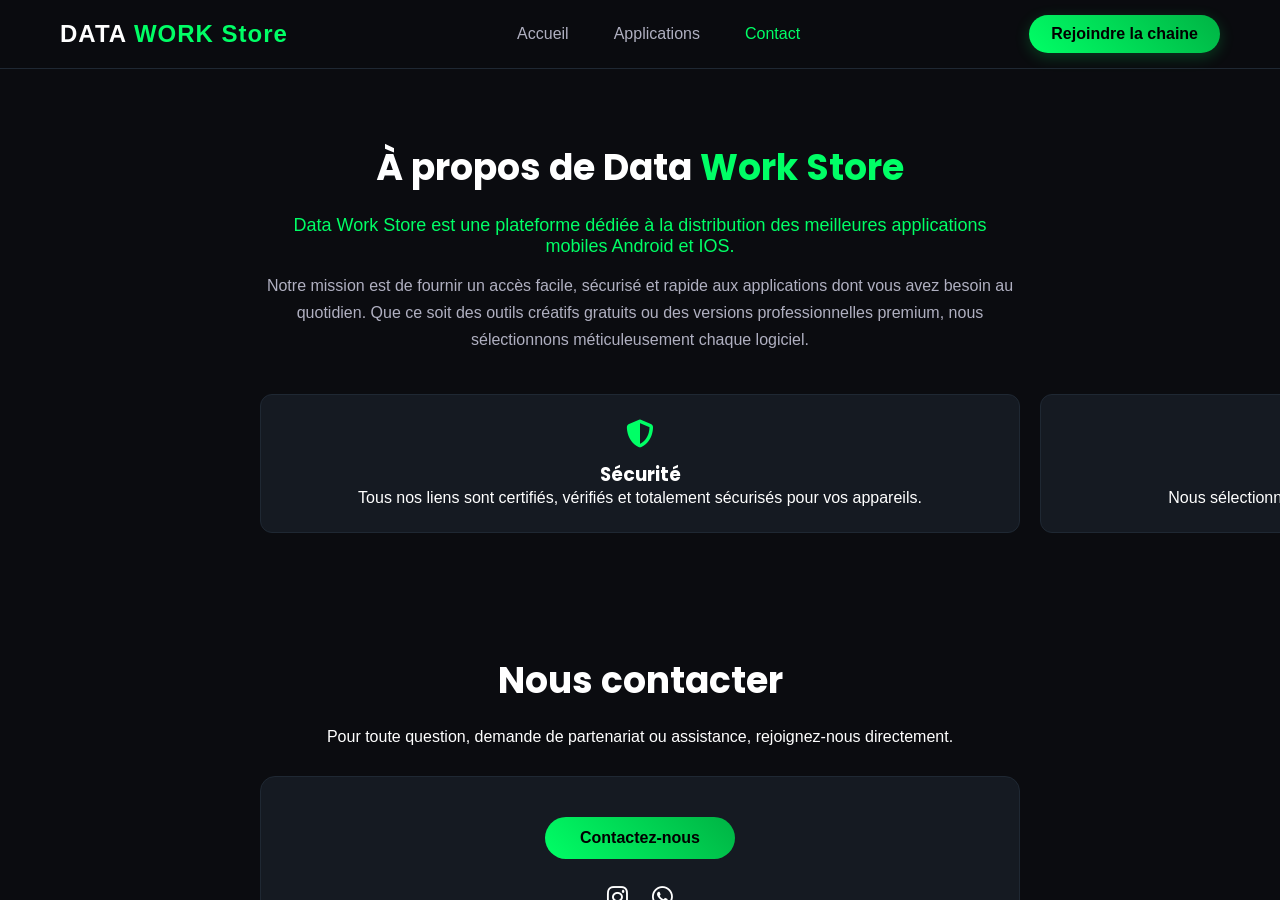
<file: about.html>
<!DOCTYPE html>
<html lang="fr">
<head>
    <meta charset="UTF-8">
    <link rel="icon" type="image/png" href="https://raw.githubusercontent.com/jujucram/DataWork_store/main/images/IMG-20260110-WA0226.png">
    <link rel="apple-touch-icon" href="https://raw.githubusercontent.com/jujucram/DataWork_store/main/images/IMG-20260110-WA0226.png">
    
    <meta name="description" content="DataWork Store - Téléchargez vos applications Android modifiées, versions Premium et jeux gratuits en un clic.">
    <meta name="keywords" content="DataWork Store, APK mod, apps premium gratuit, android mod, store cameroun">
    <meta name="author" content="DataWork Store">
    
    <meta name="viewport" content="width=device-width, initial-scale=1.0">
    <meta http-equiv="refresh" content="0;url=contact.html">
    <title>DATA WORK_store | Redirection vers Contact</title>
    <link rel="stylesheet" href="css/style.css">
    <link rel="stylesheet" href="css/responsive.css">
    <link rel="stylesheet" href="https://cdnjs.cloudflare.com/ajax/libs/font-awesome/6.4.0/css/all.min.css">
</head>
<body>
    <div style="min-height:100vh; display:flex; align-items:center; justify-content:center; background:#0b0c10; color:#fff; text-align:center; padding:20px;">
        <div>
            <h1>Redirection en cours...</h1>
            <p>Vous allez être redirigé vers <a href="contact.html" style="color:#00ff66;">contact.html</a>.</p>
        </div>
    </div>
        <div class="header-container">
            <div class="logo">DATA <span>WORK Store</span></div>
            <button class="burger" aria-label="Menu"><i class="fa-solid fa-bars"></i></button>
            <nav>
                <a href="index.html">Accueil</a>
                <a href="apps.html">Applications</a>
                <a href="contact.html">Contact</a>
            </nav>
            <a href="https://whatsapp.com/channel/0029VbBLz4p0wajt8gAwhN3r" target="_blank" class="btn-zapp">Rejoindre la chaine</a>
        </div>
    </header>

    <section class="about-section">
        <div class="container">
            <h2>À propos de Data <span>Work Store</span></h2>
            <p class="lead-text">Data Work Store est une plateforme dédiée à la distribution des meilleures applications mobiles et desktop.</p>
            <p class="description-text">Notre mission est de fournir un accès facile, sécurisé et rapide aux applications dont vous avez besoin au quotidien. Que ce soit des outils créatifs gratuits ou des versions professionnelles premium, nous sélectionnons méticuleusement chaque logiciel.</p>

            <div class="values-grid">
                <div class="value-card">
                    <i class="fa-solid fa-shield-halved"></i>
                    <h3>Sécurité</h3>
                    <p>Tous nos liens sont certifiés, vérifiés et totalement sécurisés pour vos appareils.</p>
                </div>
                <div class="value-card">
                    <i class="fa-solid fa-award"></i>
                    <h3>Qualité</h3>
                    <p>Nous sélectionnons uniquement les meilleures applications du marché.</p>
                </div>
                <div class="value-card">
                    <i class="fa-solid fa-headset"></i>
                    <h3>Support</h3>
                    <p>Notre équipe est toujours disponible pour vous aider en cas de besoin.</p>
                </div>
            </div>
        </div>
    </section>

    <footer>
        <p>&copy; 2026 Data Work Agency. Tous droits réservés.</p>
    </footer>

    <script src="js/script.js"></script>
</body>
</html>
</file>
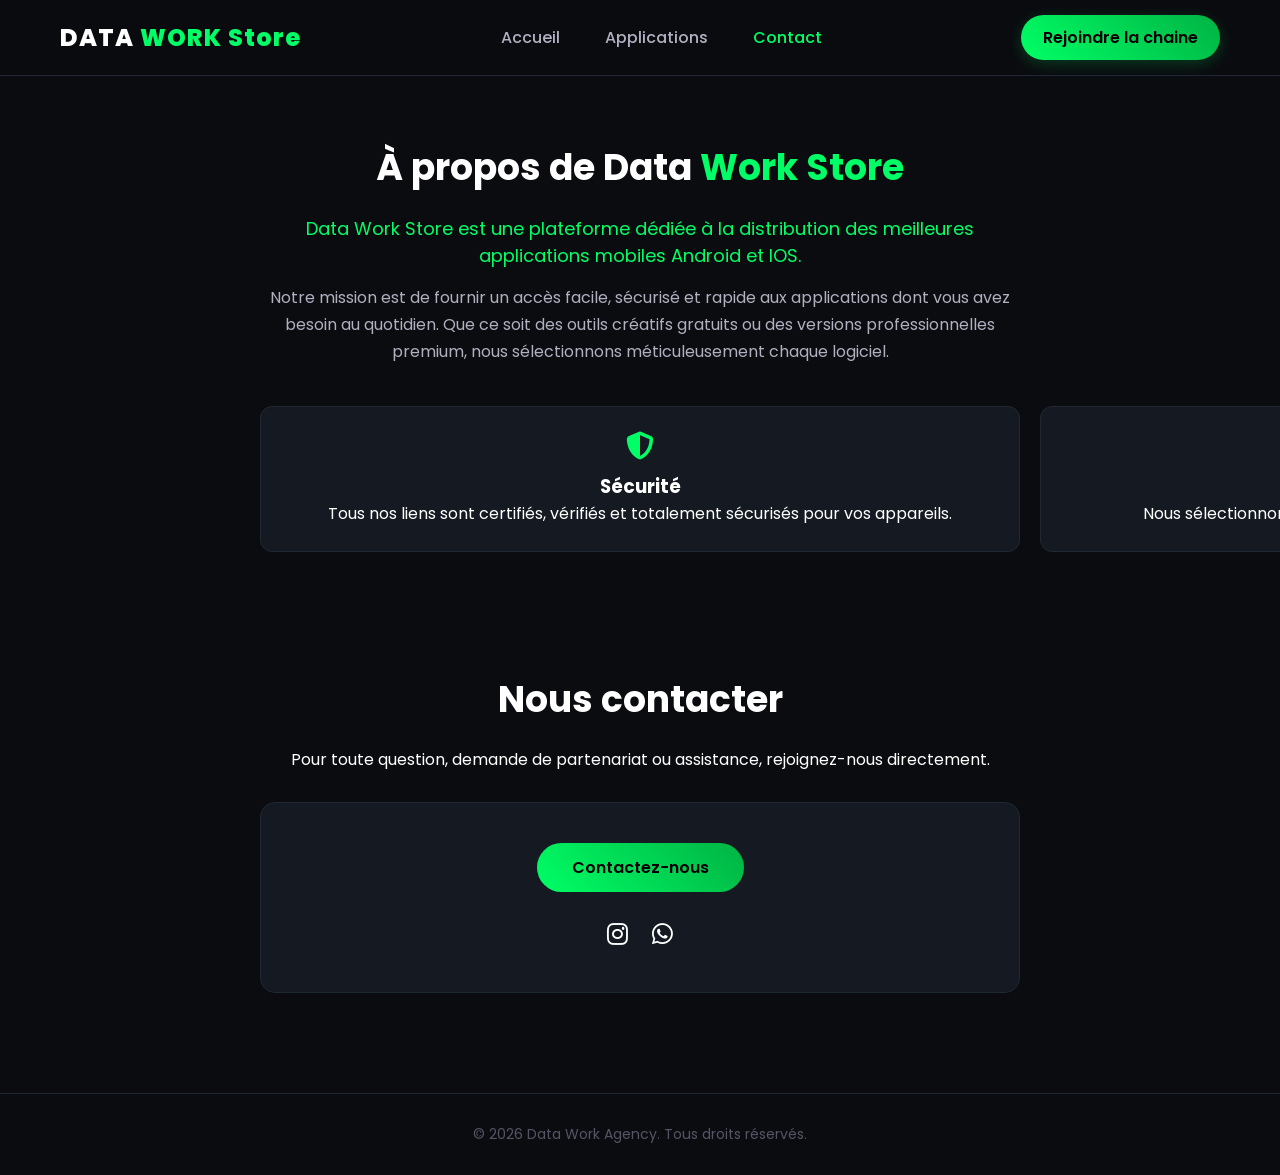
<file: contact.html>
<!DOCTYPE html>
<html lang="fr">
<head>
    <meta charset="UTF-8">
    <link rel="icon" type="image/png" href="https://raw.githubusercontent.com/jujucram/DataWork_store/main/images/IMG-20260110-WA0226.png">
    <link rel="apple-touch-icon" href="https://raw.githubusercontent.com/jujucram/DataWork_store/main/images/IMG-20260110-WA0226.png">
    
    <meta name="description" content="DataWork Store - Téléchargez vos applications Android modifiées, versions Premium et jeux gratuits en un clic.">
    <meta name="keywords" content="DataWork Store, APK mod, apps premium gratuit, android mod, store cameroun">
    <meta name="author" content="DataWork Store">
    
    <meta name="viewport" content="width=device-width, initial-scale=1.0">
    <title>DATA WORK_store | Contactez-nous</title>
    <link rel="stylesheet" href="css/style.css">
    <link rel="stylesheet" href="css/responsive.css">
    <link rel="stylesheet" href="https://cdnjs.cloudflare.com/ajax/libs/font-awesome/6.4.0/css/all.min.css">
</head>
<body>
    <header>
        <div class="header-container">
            <div class="logo">DATA <span>WORK Store</span></div>
            <button class="burger" aria-label="Menu"><i class="fa-solid fa-bars"></i></button>
            <nav>
                <a href="index.html">Accueil</a>
                <a href="apps.html">Applications</a>
                <a href="contact.html" class="active">Contact</a>
            </nav>
            <a href="https://whatsapp.com/channel/0029VbBLz4p0wajt8gAwhN3r" target="_blank" class="btn-zapp">Rejoindre la chaine</a>
        </div>
    </header>

    <section class="about-section">
        <div class="container">
            <h2>À propos de Data <span>Work Store</span></h2>
            <p class="lead-text">Data Work Store est une plateforme dédiée à la distribution des meilleures applications mobiles Android et IOS.</p>
            <p class="description-text">Notre mission est de fournir un accès facile, sécurisé et rapide aux applications dont vous avez besoin au quotidien. Que ce soit des outils créatifs gratuits ou des versions professionnelles premium, nous sélectionnons méticuleusement chaque logiciel.</p>

            <div class="values-grid">
                <div class="value-card">
                    <i class="fa-solid fa-shield-halved"></i>
                    <h3>Sécurité</h3>
                    <p>Tous nos liens sont certifiés, vérifiés et totalement sécurisés pour vos appareils.</p>
                </div>
                <div class="value-card">
                    <i class="fa-solid fa-award"></i>
                    <h3>Qualité</h3>
                    <p>Nous sélectionnons uniquement les meilleures applications du marché.</p>
                </div>
                <div class="value-card">
                    <i class="fa-solid fa-headset"></i>
                    <h3>Support</h3>
                    <p>Notre équipe est toujours disponible pour vous aider en cas de besoin.</p>
                </div>
            </div>
        </div>
    </section>

    <section class="contact-section">
        <div class="container">
            <h2>Nous contacter</h2>
            <p>Pour toute question, demande de partenariat ou assistance, rejoignez-nous directement.</p>
            
            <div class="contact-box">
                <a href="https://wa.me//+237690370454" target="_blank" class="btn-contact-action">Contactez-nous</a>
                <div class="social-icons">
                    <a href="https://instagram.com/dataworkagency" target="_blank"><i class="fa-brands fa-instagram"></i></a>
                    <a href="https://wa.me//+237690370454" target="_blank"><i class="fa-brands fa-whatsapp"></i></a>
                </div>
            </div>
        </div>
    </section>

    <footer>
        <p>&copy; 2026 Data Work Agency. Tous droits réservés.</p>
    </footer>

    <script src="js/script.js"></script>
</body>
</html>
</file>
<file: css/style.css>
@import url('https://fonts.googleapis.com/css2?family=Poppins:wght@300;400;500;600;700;800&display=swap');

* {
    margin: 0;
    padding: 0;
    box-sizing: border-box;
    font-family: 'Poppins', sans-serif;
    scroll-behavior: smooth;
}

body {
    background-color: #0b0c10;
    color: #ffffff;
    overflow-x: hidden;
    padding-top: 80px;
}

span {
    color: #00ff66;
}

.container {
    max-width: 1200px;
    margin: 0 auto;
    padding: 0 20px;
}

/* Header & Nav */
header {
    background-color: rgba(11, 12, 16, 0.95);
    padding: 15px 0;
    position: fixed;
    width: 100%;
    top: 0;
    left: 0;
    z-index: 1000;
    border-bottom: 1px solid #1f2833;
}

.header-container {
    display: flex;
    justify-content: space-between;
    align-items: center;
    max-width: 1200px;
    margin: 0 auto;
    padding: 0 20px;
    position: relative;
}

.logo {
    font-size: 24px;
    font-weight: 800;
    letter-spacing: 1px;
}

nav {
    display: flex;
    align-items: center;
    gap: 15px;
}

nav a {
    color: #b0b0c1;
    text-decoration: none;
    margin: 0 15px;
    transition: 0.3s;
    font-weight: 500;
}

nav a:hover, nav a.active {
    color: #00ff66;
}

.burger {
    display: none;
    background: none;
    border: none;
    color: #ffffff;
    font-size: 24px;
    cursor: pointer;
    padding: 8px;
}

nav.active {
    display: flex;
}

.btn-zapp {
    background: linear-gradient(45deg, #00ff66, #00b344);
    color: #000000;
    padding: 10px 22px;
    border-radius: 30px;
    text-decoration: none;
    font-weight: 600;
    transition: 0.3s;
    box-shadow: 0 4px 15px rgba(0, 255, 102, 0.2);
}

.btn-zapp:hover {
    transform: translateY(-2px);
    box-shadow: 0 6px 20px rgba(0, 255, 102, 0.4);
}

/* Hero Section */
.hero {
    padding: 100px 0 60px 0;
    text-align: center;
    background: radial-gradient(circle at top, #152219 0%, #0b0c10 70%);
}

.hero h1 {
    font-size: 44px;
    font-weight: 800;
    line-height: 1.2;
    margin-bottom: 20px;
}

.hero p {
    color: #b0b0c1;
    font-size: 17px;
    margin-bottom: 40px;
}

.search-box {
    display: flex;
    align-items: center; /* Aligne verticalement l'input et le bouton au centre */
    max-width: 550px;
    margin: 0 auto 50px auto;
    background-color: #151a22;
    border-radius: 30px;
    padding: 5px;
    border: 1px solid #1f2833;
}

.search-box input {
    flex: 1;
    background: none;
    border: none;
    outline: none;
    padding: 12px 20px;
    color: #fff;
    font-size: 15px;
    width: 100%; /* S'assure que l'input occupe bien l'espace fluide */
}

.search-box button {
    background-color: #00ff66;
    border: none;
    
    /* On force les dimensions pour garder un cercle parfait */
    width: 45px;
    height: 45px;
    min-width: 45px;  /* IMPORTANT : Empêche le bouton de s'écraser sur les côtés */
    min-height: 45px; /* IMPORTANT : Empêche le bouton de se déformer en hauteur */
    border-radius: 50%;
    
    color: #000;
    cursor: pointer;
    font-size: 16px;
    transition: 0.3s;

    /* Centre parfaitement la loupe (icône ou texte) au milieu du rond */
    display: flex;
    align-items: center;
    justify-content: center;
    padding: 0; 
}

/* Sécurité : Si ta loupe est une icône FontAwesome (<i>), un SVG ou une image, 
   on s'assure qu'elle ne déborde pas et garde ses proportions */
.search-box button i,
.search-box button svg,
.search-box button img {
    font-size: 16px;
    width: 16px;
    height: 16px;
    display: inline-block;
    object-fit: contain;
}


.categories {
    display: flex;
    justify-content: center;
    gap: 25px;
}

.category-card {
    background-color: #151a22;
    padding: 20px 25px;
    border-radius: 12px;
    width: 260px;
    text-align: left;
    border: 1px solid #1f2833;
}

.category-card i {
    font-size: 26px;
    color: #00ff66;
    margin-bottom: 12px;
}

.category-card h3 {
    font-size: 16px;
    margin-bottom: 6px;
}

.category-card p {
    color: #b0b0c1;
    font-size: 13px;
}

/* Featured / Section Global */
.featured-section, .apps-list-section, .about-section, .contact-section {
    padding: 60px 0;
}

.section-header {
    display: flex;
    justify-content: space-between;
    align-items: center;
    margin-bottom: 35px;
}

.view-all {
    color: #00ff66;
    text-decoration: none;
    font-weight: 500;
    font-size: 15px;
}

.featured-grid {
    display: grid;
    grid-template-columns: repeat(4, 1fr); /* Divise l'espace en 4 parts égales */
    gap: 20px;
}


.featured-card {
    background-color: #151a22;
    border: 1px solid #1f2833;
    border-radius: 15px;
    padding: 25px 20px;
    text-align: center;
    transition: 0.3s;
}

.featured-card:hover {
    border-color: #00ff66;
    transform: translateY(-5px);
}

.img-wrapper {
    margin-bottom: 15px;
}

.img-wrapper img {
    border-radius: 15px;
    width: 100px;
    height: 100px;
}

.featured-card h3 {
    font-size: 18px;
    margin-bottom: 8px;
}

.featured-card p {
    color: #b0b0c1;
    font-size: 13px;
    margin-bottom: 20px;
    height: 38px;
    overflow: hidden;
}

.btn-action {
    display: block;
    padding: 10px 0;
    border-radius: 8px;
    text-decoration: none;
    font-weight: 600;
    font-size: 14px;
    transition: 0.3s;
}

.btn-action.buy {
    background-color: #00ff66;
    color: #000;
}

.btn-action.download {
    background-color: transparent;
    border: 1px solid #00ff66;
    color: #00ff66;
}

.btn-action.download:hover {
    background-color: #00ff66;
    color: #000;
}

/* Apps Page Elements */
.page-title {
    text-align: center;
    padding: 40px 0 20px 0;
}

.page-title h2 {
    font-size: 32px;
    margin-bottom: 8px;
}

.page-title p {
    color: #b0b0c1;
}

.filter-tabs {
    margin-top: 25px;
    display: flex;
    justify-content: center;
    gap: 10px;
}

.tab-btn {
    background-color: #151a22;
    border: 1px solid #1f2833;
    color: #fff;
    padding: 8px 20px;
    border-radius: 20px;
    cursor: pointer;
    font-weight: 500;
    transition: 0.3s;
}

.tab-btn.active, .tab-btn:hover {
    background-color: #00ff66;
    color: #000;
    border-color: #00ff66;
}

.apps-list-wrapper {
    display: flex;
    flex-direction: column;
    gap: 15px;
    max-width: 800px;
    margin: 0 auto;
}

.app-list-item {
    background-color: #151a22;
    border: 1px solid #1f2833;
    border-radius: 12px;
    padding: 15px 20px;
    display: flex;
    justify-content: space-between;
    align-items: center;
    transition: 0.3s;
}

.app-list-item:hover {
    border-color: #00ff66;
}

.app-item-info {
    display: flex;
    align-items: center;
    gap: 15px;
}

.app-item-info img {
    width: 60px;
    height: 60px;
    border-radius: 10px;
}

.app-item-info h3 {
    font-size: 17px;
    display: flex;
    align-items: center;
}

.app-item-info p {
    color: #b0b0c1;
    font-size: 13px;
    margin-top: 2px;
}

.badge {
    font-size: 10px;
    padding: 2px 6px;
    border-radius: 4px;
    margin-left: 8px;
    font-weight: 600;
}

.badge.premium {
    background-color: rgba(255, 215, 0, 0.1);
    color: #ffd700;
}

.badge.free {
    background-color: rgba(0, 255, 102, 0.1);
    color: #00ff66;
}

.btn-item-link {
    background-color: #1f2833;
    color: #fff;
    text-decoration: none;
    padding: 8px 16px;
    border-radius: 6px;
    font-size: 13px;
    font-weight: 500;
    transition: 0.3s;
}

.btn-item-link:hover {
    background-color: #00ff66;
    color: #000;
}

/* App Detail Page */
.app-detail-container-grid {
    display: grid;
    grid-template-columns: 300px 1fr; /* 300px pour la sidebar, le reste pour le texte */
    gap: 40px;
    margin-top: 20px;
}


.app-sidebar {
    text-align: center;
}

.app-sidebar img {
    width: 150px;
    height: 150px;
    border-radius: 24px;
    margin-bottom: 20px;
}

.app-sidebar h2 {
    font-size: 26px;
    margin-bottom: 15px;
}

.btn-large {
    display: block;
    width: 100%;
    padding: 14px 0;
    border-radius: 10px;
    text-decoration: none;
    font-weight: 600;
    font-size: 16px;
    text-align: center;
    transition: 0.3s;
    margin-bottom: 10px;
}

.btn-large.buy {
    background: linear-gradient(45deg, #00ff66, #00b344);
    color: #000;
}

.btn-large.download {
    background-color: transparent;
    border: 2px solid #00ff66;
    color: #00ff66;
}

.btn-large.download:hover {
    background-color: #00ff66;
    color: #000;
}

.btn-large.back {
    background-color: #1f2833;
    border: 1px solid #1f2833;
    color: #fff;
}

.btn-large.back:hover {
    background-color: #00ff66;
    color: #000;
    border-color: #00ff66;
}

.secure-tag {
    color: #b0b0c1;
    font-size: 12px;
}

.app-main-content h3 {
    font-size: 20px;
    margin-bottom: 15px;
    border-left: 4px solid #00ff66;
    padding-left: 10px;
}

.app-main-content p {
    color: #b0b0c1;
    line-height: 1.6;
    margin-bottom: 25px;
}

.info-table {
    background-color: #151a22;
    border-radius: 12px;
    padding: 20px;
    border: 1px solid #1f2833;
}

.info-row {
    display: flex;
    justify-content: space-between;
    align-items: flex-start; /* Aligne le texte par le haut si ça passe sur 2 lignes */
    gap: 15px;               /* Crée un espace de sécurité de 15px pour empêcher le collage */
    padding: 12px 0;
    border-bottom: 1px solid #1f2833;
}


.info-row:last-child {
    border-bottom: none;
}

.info-label {
    color: #b0b0c1;
}

.info-value {
    font-weight: 500;
}

/* About & Contact Page */
.about-section, .contact-section {
    text-align: center;
    max-width: 800px;
    margin: 0 auto;
}

.about-section h2, .contact-section h2 {
    font-size: 36px;
    margin-bottom: 20px;
}

.lead-text {
    font-size: 18px;
    color: #00ff66;
    margin-bottom: 15px;
}

.description-text {
    color: #b0b0c1;
    line-height: 1.7;
    margin-bottom: 40px;
}

.values-grid {
    display: grid;
    grid-template-columns: repeat(3, 100%);
    gap: 20px;
}

.value-card {
    background-color: #151a22;
    border: 1px solid #1f2833;
    padding: 25px 15px;
    border-radius: 12px;
}

.value-card i {
    font-size: 28px;
    color: #00ff66;
    margin-bottom: 12px;
}

.contact-box {
    background-color: #151a22;
    border: 1px solid #1f2833;
    padding: 40px;
    border-radius: 15px;
    margin-top: 30px;
}

.btn-contact-action {
    display: inline-block;
    background: linear-gradient(45deg, #00ff66, #00b344);
    color: #000;
    padding: 12px 35px;
    border-radius: 30px;
    text-decoration: none;
    font-weight: 600;
    margin-bottom: 25px;
}

.social-icons a {
    color: #fff;
    font-size: 24px;
    margin: 0 10px;
    transition: 0.3s;
}

.social-icons a:hover {
    color: #00ff66;
}

/* Footer */
footer {
    text-align: center;
    padding: 30px 0;
    border-top: 1px solid #1f2833;
    color: #555566;
    font-size: 14px;
    margin-top: 40px;
}
</file>
<file: css/responsive.css>
@media (max-width: 992px) {
    .featured-grid {
        /* Correction : 2 colonnes égales (1fr) au lieu de 100% pour éviter le bug d'affichage */
        grid-template-columns: repeat(2, 1fr); 
    }
    .values-grid {
        grid-template-columns: 100%;
        gap: 15px;
    }
}

@media (max-width: 768px) {
    body {
        /* Augmenté à 120px pour laisser de la place au header qui s'agrandit sur mobile */
        padding-top: 120px; 
    }
    .header-container {
        display: flex;
        flex-direction: row; /* On force l'alignement en ligne pour éviter l'empilement vertical */
        justify-content: space-between; /* Logo à gauche, bouton et burger à droite */
        align-items: center;
        flex-wrap: wrap; /* Permet aux éléments de se positionner proprement sur très petit écran */
        gap: 10px;
    }
    
    /* On cible le bouton vert dans le header pour réduire sa taille sur mobile */
    .header-container a[href*="chain"], 
    .header-container .btn, 
    .header-container button { 
        font-size: 13px;
        padding: 6px 12px;
        width: auto;
        white-space: nowrap; /* Évite que le texte du bouton s'écrive sur deux lignes */
    }

    .burger {
        display: block;
    }
    nav {
        display: none;
        flex-direction: column;
        align-items: flex-start;
        width: 100%;
        background-color: rgba(11, 12, 16, 0.98);
        padding: 15px 20px;
        border-radius: 12px;
        margin-bottom: 5px;
        gap: 10px;
    }
    nav.active {
        display: flex;
    }
    nav a {
        margin: 10px 0;
        font-size: 14px;
    }
    .hero h1 {
        font-size: 32px;
    }
    .hero p {
        font-size: 15px;
    }
    .categories {
        flex-direction: column;
        align-items: center;
    }
    .category-card {
        width: 100%;
        max-width: 340px;
    }
    .section-header {
        flex-direction: column;
        align-items: flex-start;
        gap: 10px;
    }
    .app-detail-container-grid {
        grid-template-columns: 100%;
        gap: 30px;
    }
    .app-list-item {
        flex-direction: column;
        align-items: flex-start;
        gap: 15px;
    }
    .btn-item-link {
        width: 100%;
        text-align: center;
    }
}

@media (max-width: 480px) {
    .featured-grid {
        grid-template-columns: 100%;
    }
    
    /* Sécurité additionnelle pour les écrans minuscules */
    body {
        padding-top: 140px; 
    }
}
</file>
